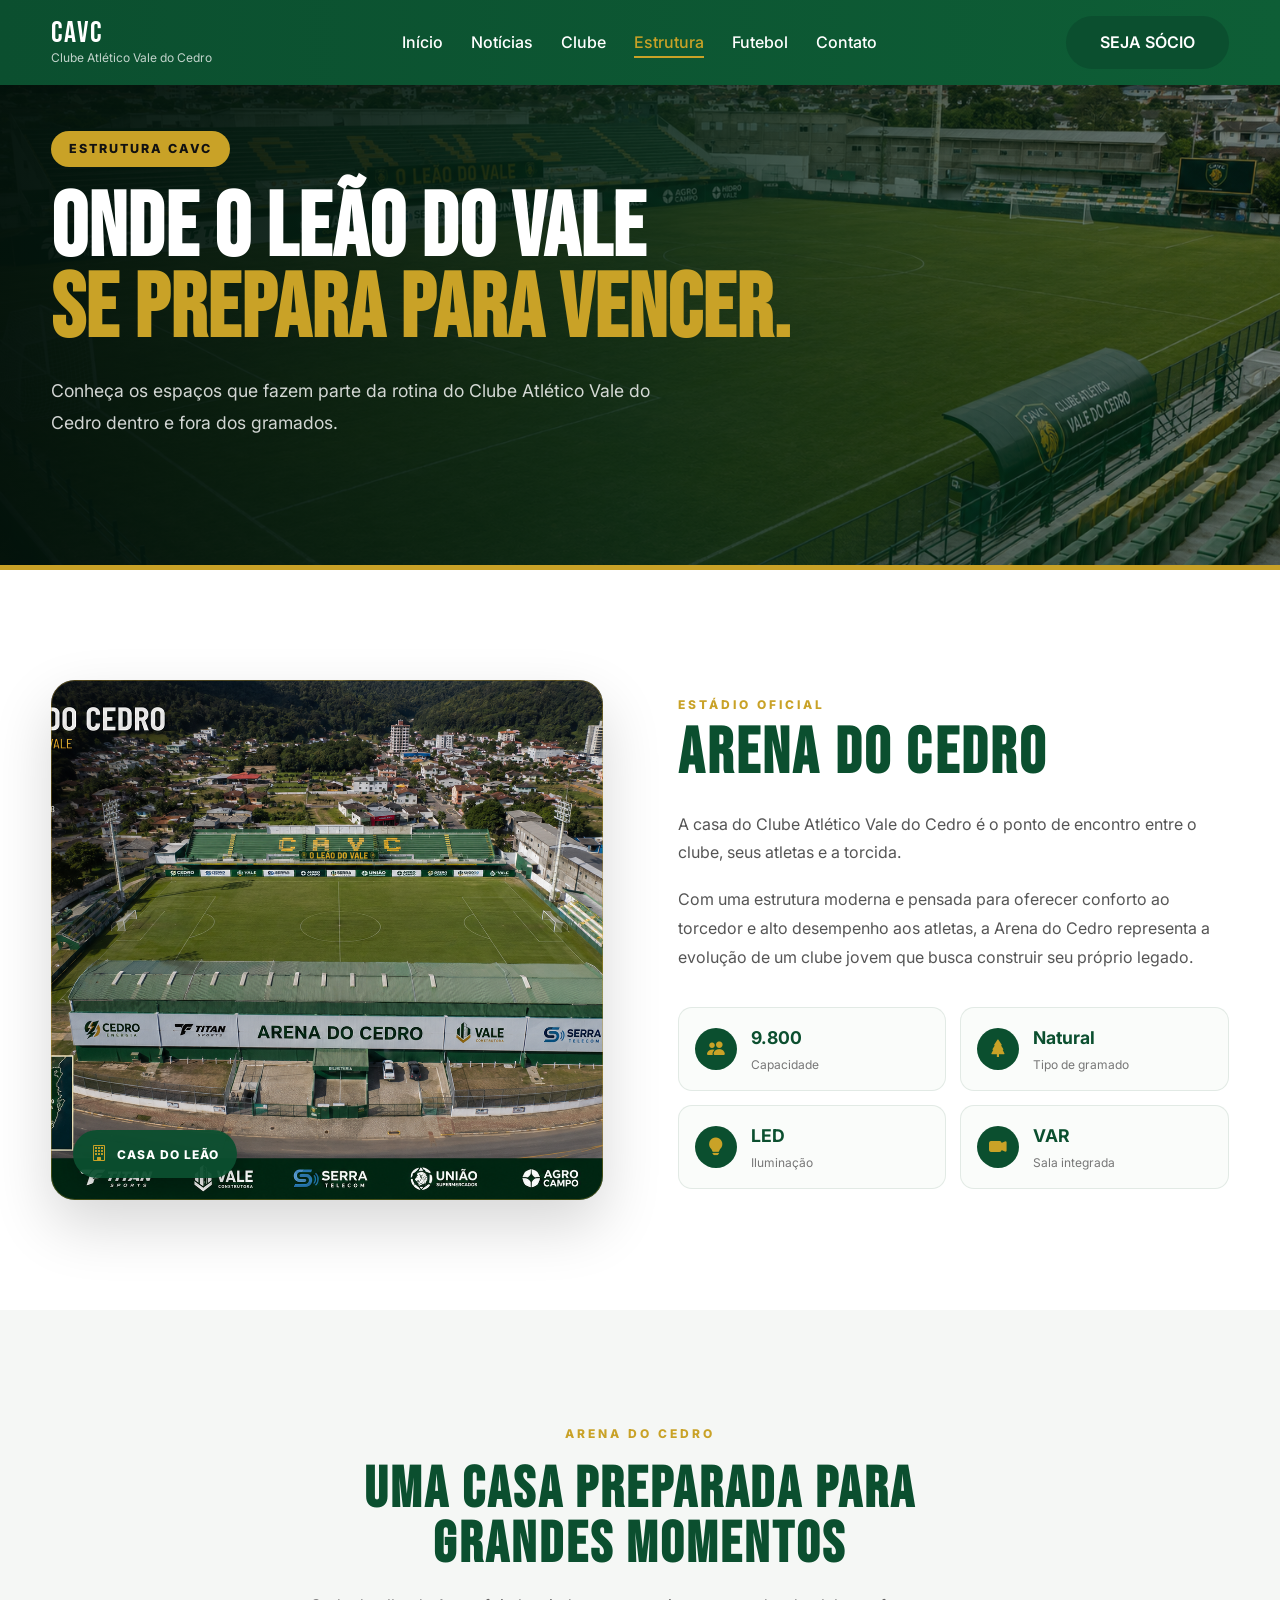
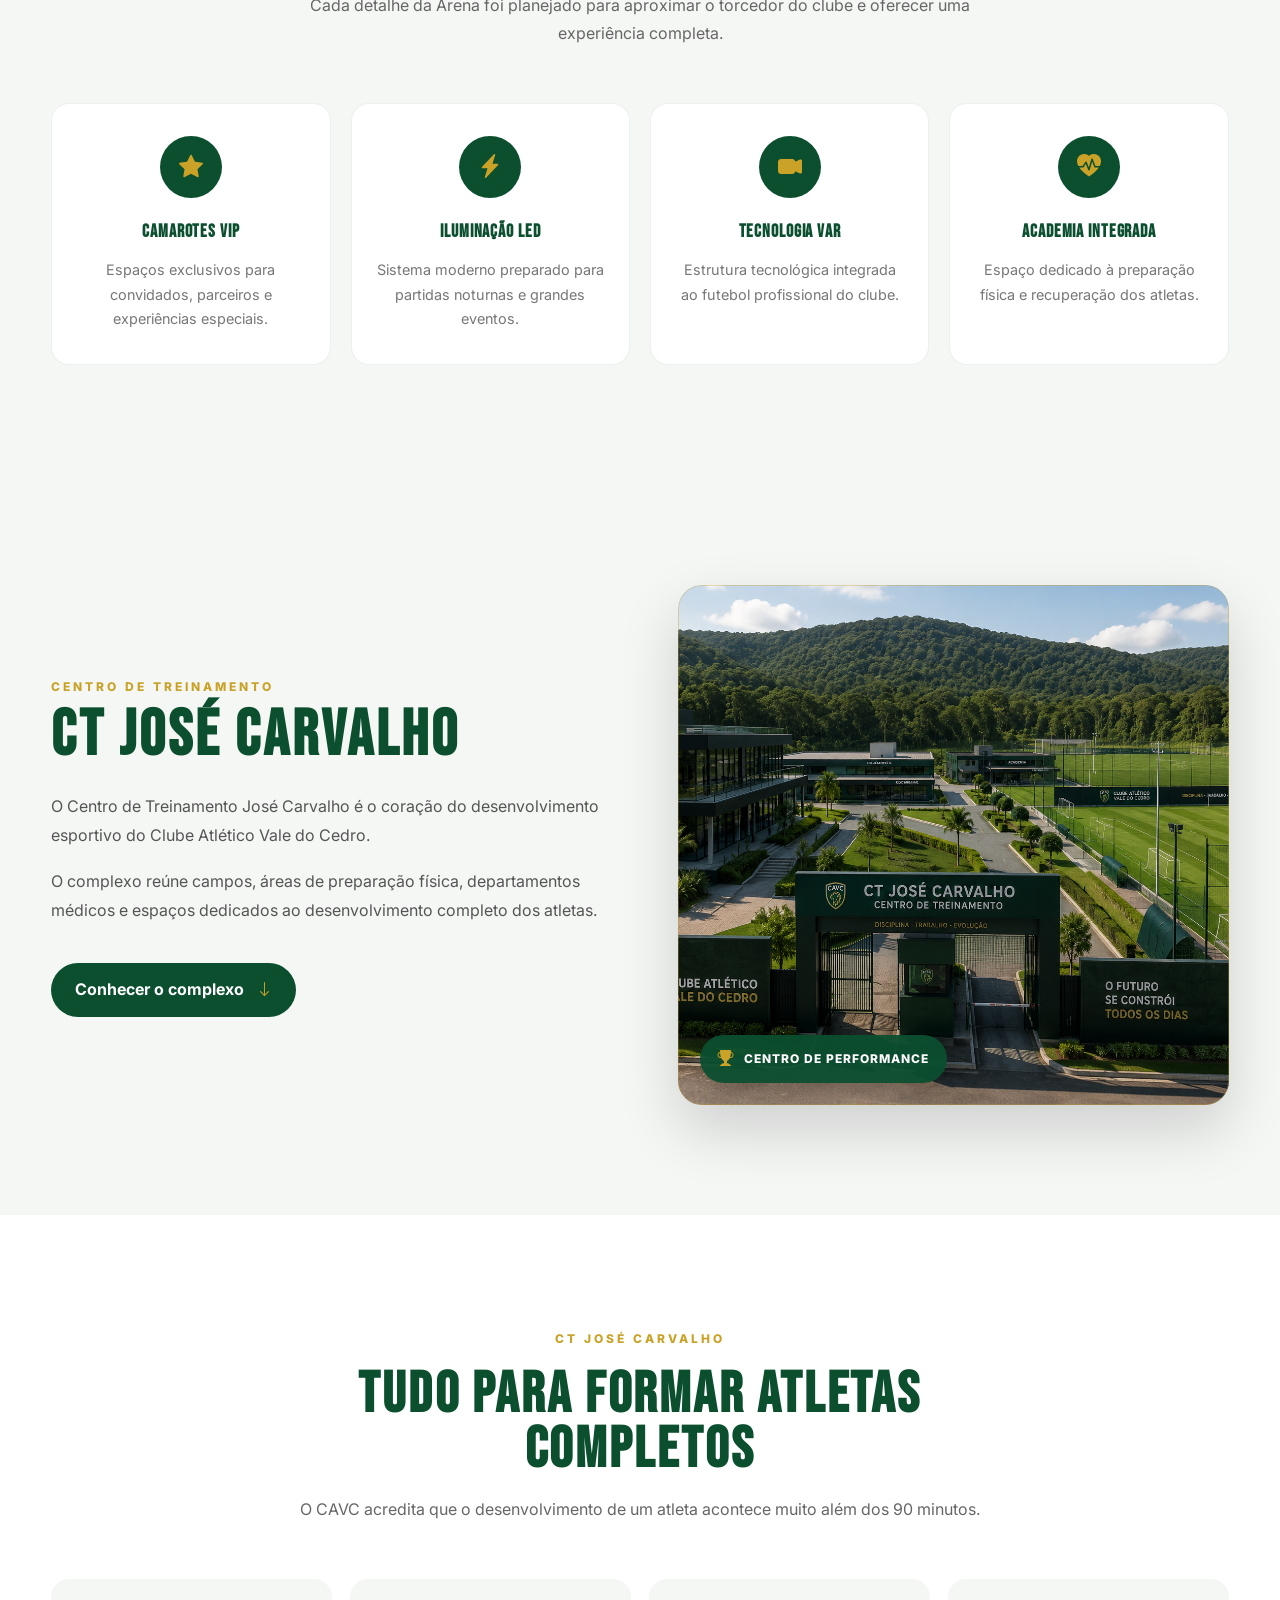
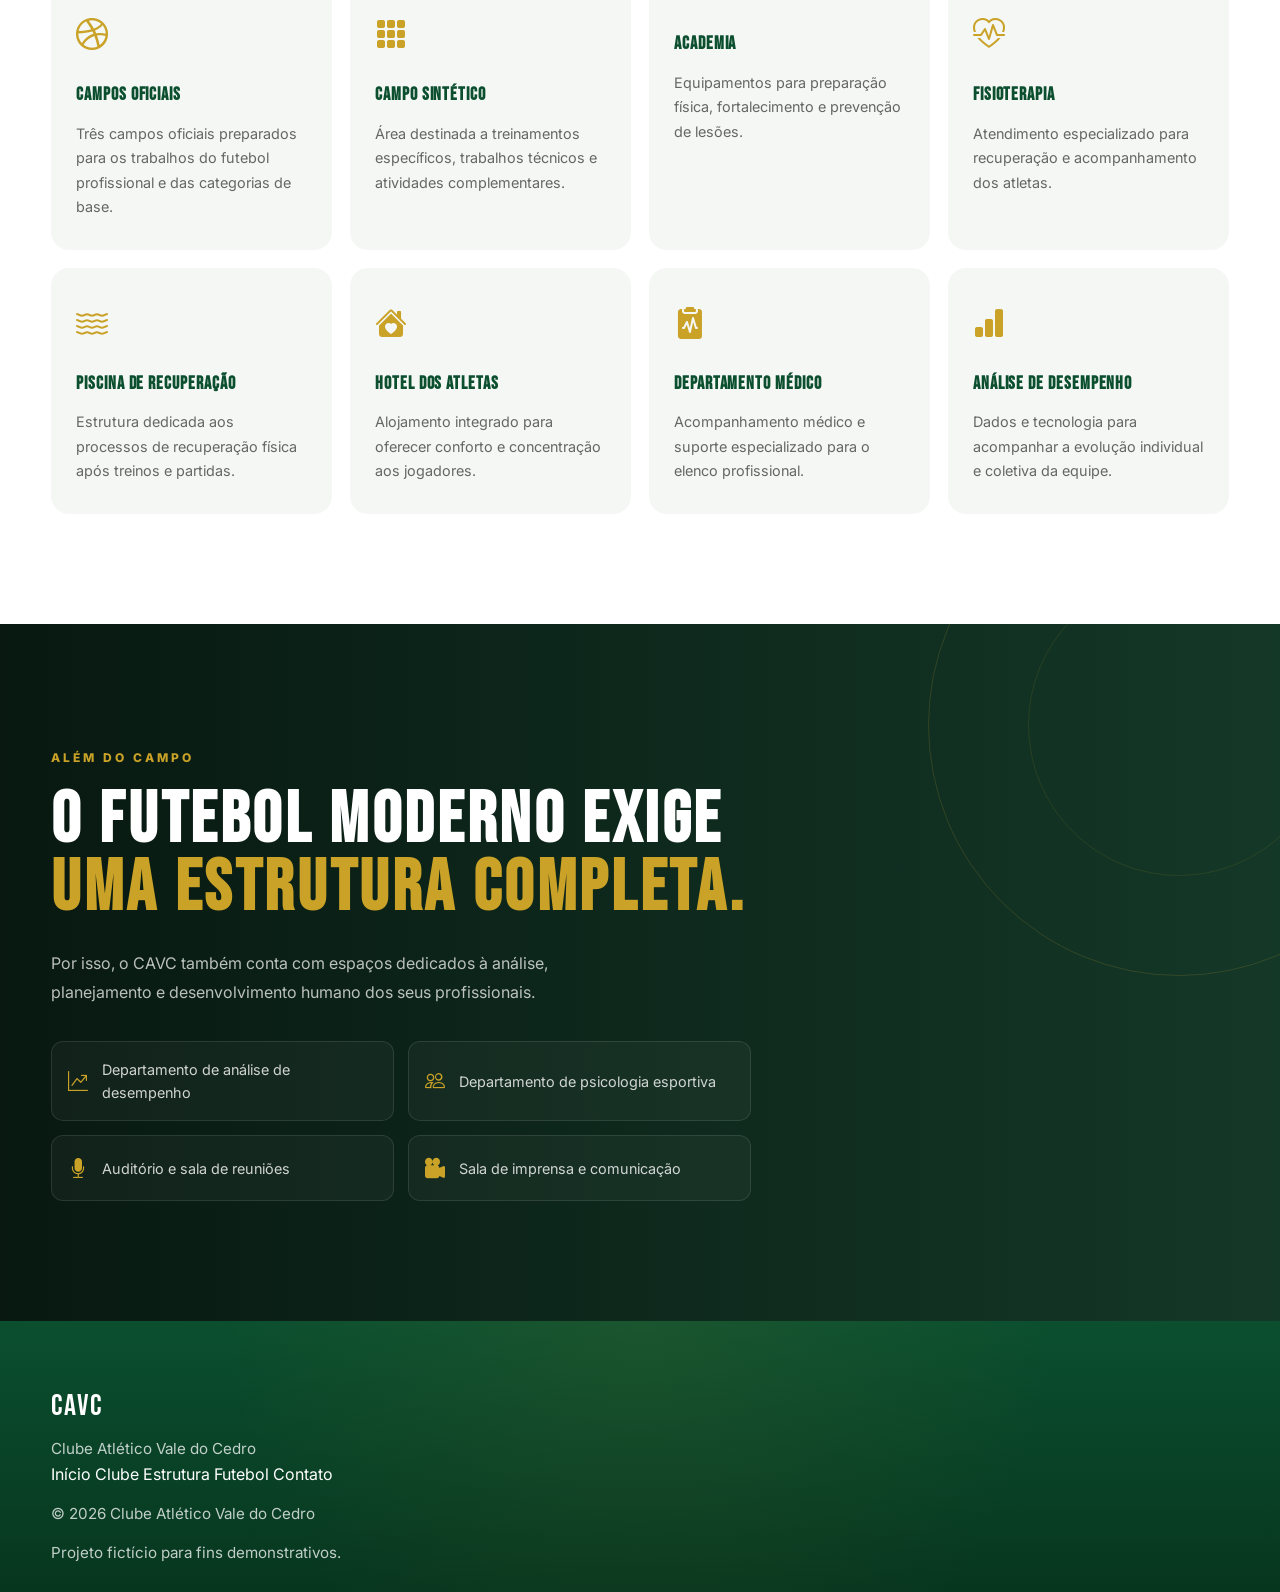
<file: estrutura.html>
<!DOCTYPE html>
<html lang="pt-BR">

<head>

    <meta charset="UTF-8">
    <meta name="viewport" content="width=device-width, initial-scale=1.0">

    <title>Estrutura | Clube Atlético Vale do Cedro</title>

    <link rel="icon" href="imgs/escudo.png">

    <link rel="preconnect" href="https://fonts.googleapis.com">
    <link rel="preconnect" href="https://fonts.gstatic.com" crossorigin>

    <link
        href="https://fonts.googleapis.com/css2?family=Bebas+Neue&family=Inter:wght@300;400;500;600;700;800&display=swap"
        rel="stylesheet">

    <link rel="stylesheet" href="style.css">
    <link rel="stylesheet" href="estrutura.css">

    <link rel="stylesheet"
        href="https://cdn.jsdelivr.net/npm/bootstrap-icons@1.11.3/font/bootstrap-icons.min.css">

</head>

<body>

    <!-- =====================================================
         HEADER
    ====================================================== -->

    <header>

        <div class="container">

            <nav class="navbar">

                <div class="hamburger" id="hamburger">

                    <span></span>
                    <span></span>
                    <span></span>

                </div>


                <a href="index.html" class="logo">

                    <span class="club-name">
                        CAVC
                    </span>

                    <small>
                        Clube Atlético Vale do Cedro
                    </small>

                </a>


                <ul class="menu">

                    <li>
                        <a href="index.html">
                            Início
                        </a>
                    </li>

                    <li>
                        <a href="index.html#noticias">
                            Notícias
                        </a>
                    </li>

                    <li>
                        <a href="clube.html">
                            Clube
                        </a>
                    </li>

                    <li>
                        <a href="estrutura.html" class="active">
                            Estrutura
                        </a>
                    </li>

                    <li>
                        <a href="futebol.html">
                            Futebol
                        </a>
                    </li>

                    <li>
                        <a href="index.html#contato">
                            Contato
                        </a>
                    </li>

                </ul>


                <a href="socio.html" class="btn btn-primary">
                    SEJA SÓCIO
                </a>

            </nav>

        </div>

    </header>


    <main>


        <!-- =====================================================
             HERO
        ====================================================== -->

        <section class="structure-hero">

            <div class="structure-hero-overlay"></div>

            <div class="container">

                <span class="structure-label">
                    ESTRUTURA CAVC
                </span>

                <h1>
                    Onde o Leão do Vale
                    <span>se prepara para vencer.</span>
                </h1>

                <p>
                    Conheça os espaços que fazem parte da rotina do
                    Clube Atlético Vale do Cedro dentro e fora dos gramados.
                </p>

            </div>

        </section>


        <!-- =====================================================
             ARENA DO CEDRO
        ====================================================== -->

        <section class="structure-section arena-section">

            <div class="container">

                <div class="structure-grid">


                    <div class="structure-image">

                        <img src="imgs/estadio2.png"
                            alt="Arena do Cedro">

                        <div class="image-badge">

                            <i class="bi bi-building"></i>

                            CASA DO LEÃO

                        </div>

                    </div>


                    <div class="structure-content">

                        <span class="section-mini">
                            ESTÁDIO OFICIAL
                        </span>

                        <h2>
                            Arena do Cedro
                        </h2>

                        <p>
                            A casa do Clube Atlético Vale do Cedro é o ponto
                            de encontro entre o clube, seus atletas e a torcida.
                        </p>

                        <p>
                            Com uma estrutura moderna e pensada para oferecer
                            conforto ao torcedor e alto desempenho aos atletas,
                            a Arena do Cedro representa a evolução de um clube
                            jovem que busca construir seu próprio legado.
                        </p>


                        <div class="structure-features">


                            <div class="feature-item">

                                <i class="bi bi-people-fill"></i>

                                <div>

                                    <strong>
                                        9.800
                                    </strong>

                                    <span>
                                        Capacidade
                                    </span>

                                </div>

                            </div>


                            <div class="feature-item">

                                <i class="bi bi-tree-fill"></i>

                                <div>

                                    <strong>
                                        Natural
                                    </strong>

                                    <span>
                                        Tipo de gramado
                                    </span>

                                </div>

                            </div>


                            <div class="feature-item">

                                <i class="bi bi-lightbulb-fill"></i>

                                <div>

                                    <strong>
                                        LED
                                    </strong>

                                    <span>
                                        Iluminação
                                    </span>

                                </div>

                            </div>


                            <div class="feature-item">

                                <i class="bi bi-camera-video-fill"></i>

                                <div>

                                    <strong>
                                        VAR
                                    </strong>

                                    <span>
                                        Sala integrada
                                    </span>

                                </div>

                            </div>


                        </div>

                    </div>

                </div>

            </div>

        </section>


        <!-- =====================================================
             DIFERENCIAIS DA ARENA
        ====================================================== -->

        <section class="arena-highlights">

            <div class="container">

                <div class="section-header-center">

                    <span class="section-mini">
                        ARENA DO CEDRO
                    </span>

                    <h2>
                        Uma casa preparada para grandes momentos
                    </h2>

                    <p>
                        Cada detalhe da Arena foi planejado para aproximar
                        o torcedor do clube e oferecer uma experiência completa.
                    </p>

                </div>


                <div class="highlight-grid">


                    <div class="highlight-card">

                        <div class="highlight-icon">

                            <i class="bi bi-star-fill"></i>

                        </div>

                        <h3>
                            Camarotes VIP
                        </h3>

                        <p>
                            Espaços exclusivos para convidados,
                            parceiros e experiências especiais.
                        </p>

                    </div>


                    <div class="highlight-card">

                        <div class="highlight-icon">

                            <i class="bi bi-lightning-charge-fill"></i>

                        </div>

                        <h3>
                            Iluminação LED
                        </h3>

                        <p>
                            Sistema moderno preparado para partidas
                            noturnas e grandes eventos.
                        </p>

                    </div>


                    <div class="highlight-card">

                        <div class="highlight-icon">

                            <i class="bi bi-camera-video-fill"></i>

                        </div>

                        <h3>
                            Tecnologia VAR
                        </h3>

                        <p>
                            Estrutura tecnológica integrada ao futebol
                            profissional do clube.
                        </p>

                    </div>


                    <div class="highlight-card">

                        <div class="highlight-icon">

                            <i class="bi bi-heart-pulse-fill"></i>

                        </div>

                        <h3>
                            Academia Integrada
                        </h3>

                        <p>
                            Espaço dedicado à preparação física
                            e recuperação dos atletas.
                        </p>

                    </div>


                </div>

            </div>

        </section>


        <!-- =====================================================
             CT JOSÉ CARVALHO
        ====================================================== -->

        <section class="structure-section training-center">

            <div class="container">

                <div class="structure-grid reverse">


                    <div class="structure-content">

                        <span class="section-mini">
                            CENTRO DE TREINAMENTO
                        </span>

                        <h2>
                            CT José Carvalho
                        </h2>

                        <p>
                            O Centro de Treinamento José Carvalho é o coração
                            do desenvolvimento esportivo do Clube Atlético
                            Vale do Cedro.
                        </p>

                        <p>
                            O complexo reúne campos, áreas de preparação física,
                            departamentos médicos e espaços dedicados ao
                            desenvolvimento completo dos atletas.
                        </p>


                        <a href="#complexo" class="structure-button">

                            Conhecer o complexo

                            <i class="bi bi-arrow-down"></i>

                        </a>

                    </div>


                    <div class="structure-image">

                        <img src="imgs/ct2.png"
                            alt="Centro de treinamento do CAVC">

                        <div class="image-badge">

                            <i class="bi bi-trophy-fill"></i>

                            CENTRO DE PERFORMANCE

                        </div>

                    </div>

                </div>

            </div>

        </section>


        <!-- =====================================================
             COMPLEXO
        ====================================================== -->

        <section class="complex-section" id="complexo">

            <div class="container">


                <div class="section-header-center">

                    <span class="section-mini">
                        CT JOSÉ CARVALHO
                    </span>

                    <h2>
                        Tudo para formar atletas completos
                    </h2>

                    <p>
                        O CAVC acredita que o desenvolvimento de um atleta
                        acontece muito além dos 90 minutos.
                    </p>

                </div>


                <div class="complex-grid">


                    <div class="complex-card">

                        <i class="bi bi-dribbble"></i>

                        <h3>
                            Campos Oficiais
                        </h3>

                        <p>
                            Três campos oficiais preparados para os trabalhos
                            do futebol profissional e das categorias de base.
                        </p>

                    </div>


                    <div class="complex-card">

                        <i class="bi bi-grid-3x3-gap-fill"></i>

                        <h3>
                            Campo Sintético
                        </h3>

                        <p>
                            Área destinada a treinamentos específicos,
                            trabalhos técnicos e atividades complementares.
                        </p>

                    </div>


                    <div class="complex-card">

                        <i class="bi bi-barbell"></i>

                        <h3>
                            Academia
                        </h3>

                        <p>
                            Equipamentos para preparação física,
                            fortalecimento e prevenção de lesões.
                        </p>

                    </div>


                    <div class="complex-card">

                        <i class="bi bi-heart-pulse"></i>

                        <h3>
                            Fisioterapia
                        </h3>

                        <p>
                            Atendimento especializado para recuperação
                            e acompanhamento dos atletas.
                        </p>

                    </div>


                    <div class="complex-card">

                        <i class="bi bi-water"></i>

                        <h3>
                            Piscina de Recuperação
                        </h3>

                        <p>
                            Estrutura dedicada aos processos de recuperação
                            física após treinos e partidas.
                        </p>

                    </div>


                    <div class="complex-card">

                        <i class="bi bi-house-heart-fill"></i>

                        <h3>
                            Hotel dos Atletas
                        </h3>

                        <p>
                            Alojamento integrado para oferecer conforto
                            e concentração aos jogadores.
                        </p>

                    </div>


                    <div class="complex-card">

                        <i class="bi bi-clipboard2-pulse-fill"></i>

                        <h3>
                            Departamento Médico
                        </h3>

                        <p>
                            Acompanhamento médico e suporte especializado
                            para o elenco profissional.
                        </p>

                    </div>


                    <div class="complex-card">

                        <i class="bi bi-bar-chart-fill"></i>

                        <h3>
                            Análise de Desempenho
                        </h3>

                        <p>
                            Dados e tecnologia para acompanhar a evolução
                            individual e coletiva da equipe.
                        </p>

                    </div>


                </div>

            </div>

        </section>


        <!-- =====================================================
             CENTRO DE PERFORMANCE
        ====================================================== -->

        <section class="performance-section">

            <div class="container">

                <div class="performance-content">

                    <span class="section-mini">
                        ALÉM DO CAMPO
                    </span>

                    <h2>
                        O futebol moderno exige
                        <span>uma estrutura completa.</span>
                    </h2>

                    <p>
                        Por isso, o CAVC também conta com espaços dedicados
                        à análise, planejamento e desenvolvimento humano dos
                        seus profissionais.
                    </p>


                    <div class="performance-list">


                        <div>

                            <i class="bi bi-graph-up-arrow"></i>

                            <span>
                                Departamento de análise de desempenho
                            </span>

                        </div>


                        <div>

                            <i class="bi bi-people"></i>

                            <span>
                                Departamento de psicologia esportiva
                            </span>

                        </div>


                        <div>

                            <i class="bi bi-mic-fill"></i>

                            <span>
                                Auditório e sala de reuniões
                            </span>

                        </div>


                        <div>

                            <i class="bi bi-camera-reels-fill"></i>

                            <span>
                                Sala de imprensa e comunicação
                            </span>

                        </div>


                    </div>

                </div>

            </div>

        </section>


    </main>


    <!-- =====================================================
         FOOTER
    ====================================================== -->

    <footer>

        <div class="container">

            <div class="footer-content">

                <div class="footer-brand">

                    <span class="club-name">
                        CAVC
                    </span>

                    <p>
                        Clube Atlético Vale do Cedro
                    </p>

                </div>


                <div class="footer-links">

                    <a href="index.html">
                        Início
                    </a>

                    <a href="clube.html">
                        Clube
                    </a>

                    <a href="estrutura.html">
                        Estrutura
                    </a>

                    <a href="index.html#futebol">
                        Futebol
                    </a>

                    <a href="index.html#contato">
                        Contato
                    </a>

                </div>

            </div>


            <div class="footer-bottom">

                <p>
                    © 2026 Clube Atlético Vale do Cedro
                </p>

                <p>
                    Projeto fictício para fins demonstrativos.
                </p>

            </div>

        </div>

    </footer>


    <!-- =====================================================
         SCRIPT
    ====================================================== -->

    <script>

        const hamburger = document.getElementById("hamburger");
        const menu = document.querySelector(".menu");

        if (hamburger && menu) {

            hamburger.addEventListener("click", () => {

                hamburger.classList.toggle("active");

                menu.classList.toggle("active");

            });

        }

    </script>

</body>

</html>
</file>
<file: style.css>
/* ==========================================================
   CAVC - CLUBE ATLÉTICO VALE DO CEDRO
   Desenvolvido por Gabriel Andrade
========================================================== */

/* ==========================================================
   1. IMPORTAÇÃO DE FONTES
========================================================== */

/*
Bebas Neue
Inter

<link rel="preconnect" href="https://fonts.googleapis.com">
<link rel="preconnect" href="https://fonts.gstatic.com" crossorigin>
<link href="https://fonts.googleapis.com/css2?family=Bebas+Neue&family=Inter:wght@300;400;500;600;700&display=swap" rel="stylesheet">
*/


/* ==========================================================
   2. RESET
========================================================== */

* {
    margin: 0;
    padding: 0;
    box-sizing: border-box;
}

html {
    scroll-behavior: smooth;
    scroll-padding-top: 90px;
    /* evita o header fixo cortar seção */
}

body {
    min-height: 100vh;
}

img {
    display: block;
    max-width: 100%;
}

a {
    text-decoration: none;
    color: inherit;
}

ul {
    list-style: none;
}

button,
input,
textarea,
select {
    font: inherit;
}

.menu a.active {
    color: #C9A227;
}

.menu a.active::after {
    width: 100%;
}


/* ==========================================================
   3. BODY
========================================================== */

body {
    font-family: "Inter", sans-serif;
    background: #F7F7F7;
    color: #202020;
    line-height: 1.6;
}

::selection {
    background: #0B4F2F;
    color: #FFFFFF;
}

.container {
    width: min(92%, 1280px);
    margin: auto;
}


/* ==========================================================
   4. TIPOGRAFIA
========================================================== */

section {
    padding: 90px 0;
}

h1,
h2,
h3,
h4 {
    font-family: "Bebas Neue", sans-serif;
    color: #0B4F2F;
    letter-spacing: .05em;
}

h1 {
    font-size: 4.5rem;
}

h2 {
    font-size: 3rem;
    margin-bottom: 30px;
}

h3 {
    font-size: 2rem;
}

p {
    color: #444444;
    max-width: 70ch;
    margin-top: 12px;
}

span {
    display: inline-block;
}


/* ==========================================================
   5. HEADER
========================================================== */

header {
    position: fixed;
    top: 0;
    left: 0;
    width: 100%;

    background: linear-gradient(90deg,
            #0B4F2F,
            #0E5E36);

    z-index: 1000;

    box-shadow: 0 4px 20px rgba(0, 0, 0, .15);
}

/* ==========================================================
   6. NAVBAR
========================================================== */

.navbar {
    height: 85px;

    display: flex;
    justify-content: space-between;
    align-items: center;
}

.logo {
    display: flex;
    flex-direction: column;
    justify-content: center;
}

.logo img {

    width: 62px;
    height: 62px;
    object-fit: contain;

}

.logo-text {

    display: flex;
    flex-direction: column;

}

.logo-text span {

    font-family: "Bebas Neue", sans-serif;
    font-size: 2rem;
    color: #FFFFFF;
    letter-spacing: 1px;

}

.logo-text small {

    color: rgba(255, 255, 255, .8);
    font-size: .85rem;

}

.logo small {
    font-size: .75rem;
    color: rgba(255, 255, 255, .75);
}

.club-name {
    font-family: "Bebas Neue", sans-serif;
    font-size: 1.9rem;
    letter-spacing: 2px;
    color: #FFFFFF;
    line-height: 1;
}

.menu {
    display: flex;
    gap: 28px;
}

.menu a {
    color: #FFFFFF;
    font-weight: 500;
    position: relative;
    transition: .25s ease;
}

.menu a:hover {
    color: #C9A227;
}

.menu a::after {
    content: "";
    position: absolute;
    left: 0;
    bottom: -6px;

    width: 0;
    height: 2px;

    background: #C9A227;

    transition: .25s ease;
}

.menu a:hover::after {
    width: 100%;
}


/* ==========================================================
   7. HERO
========================================================== */

.hero {

    position: relative;

    min-height: 100vh;
    padding-top: 85px;

    display: flex;
    align-items: center;

    background-image: url("imgs/estadio1.png");
    background-size: cover;
    background-position: center;

    overflow: hidden;

}

.hero-overlay {
    position: absolute;
    inset: 0;

    background: linear-gradient(90deg,
            rgba(0, 0, 0, .70) 0%,
            rgba(0, 0, 0, .45) 50%,
            rgba(0, 0, 0, .55) 100%);
}

.hero .container {
    position: relative;
    z-index: 2;

    display: flex;
    align-items: center;
    justify-content: space-between;
}

.hero-content {
    max-width: 650px;
    color: white;
}

.hero-crest {
    width: 340px;

    opacity: .92;

    filter: drop-shadow(0 25px 50px rgba(0, 0, 0, .45));

    transform: translateY(-10px);

    animation: float 6s ease-in-out infinite;
}

.hero-logo {

    width: 130px;

    margin-bottom: 25px;

}

.hero-tag {

    color: #C9A227;

    font-weight: 700;

    letter-spacing: 3px;

    margin-bottom: 18px;

}

.hero h1 {

    color: white;

    font-size: 5.5rem;

    line-height: .95;

    margin-bottom: 20px;

}

.hero-line {

    width: 120px;
    height: 4px;

    background: #C9A227;

    margin: 25px 0;

}

.hero-motto {

    font-size: 1.5rem;

    color: white;

    font-style: italic;

    margin-bottom: 10px;

}

.hero-description {

    color: rgba(255, 255, 255, .85);

    max-width: 600px;

    margin-bottom: 40px;

}

.hero-buttons {

    display: flex;

    gap: 20px;

    flex-wrap: wrap;

}


/* ==========================================================
   8. BOTÕES
========================================================== */

.btn {

    display: inline-flex;
    justify-content: center;
    align-items: center;

    padding: 14px 34px;

    border: none;
    border-radius: 999px;

    cursor: pointer;

    font-weight: 600;

    transition: .3s ease;

}

.btn-primary {

    background: #0B4F2F;
    color: #FFFFFF;

}

.btn-primary:hover {

    background: #197A43;

    transform: translateY(-3px);

    box-shadow: 0 10px 25px rgba(0, 0, 0, .12);

}

.btn-secondary {

    background: #C9A227;

    color: #202020;

}

.btn-secondary:hover {

    transform: translateY(-3px);

    box-shadow: 0 10px 25px rgba(0, 0, 0, .12);

}

.btn-outline {

    background: transparent;

    color: white;

    border: 2px solid #0B4F2F;

}

.btn-outline:hover {

    background: #0B4F2F;

    color: #FFFFFF;

}

/* ==========================================================
   10. SEÇÕES
========================================================== */

.section-title {

    text-align: center;

    margin-bottom: 60px;

}


/* ==========================================================
   11. FOOTER
========================================================== */


footer {
    background: linear-gradient(180deg, #0B4F2F 0%, #07361F 100%);
    color: white;
    padding: 70px 0 25px;
    position: relative;
}

footer::before {
    content: "";
    position: absolute;
    inset: 0;
    background: radial-gradient(circle at top, rgba(201, 162, 39, 0.08), transparent 60%);
    pointer-events: none;
}

.footer-grid {
    display: grid;
    grid-template-columns: repeat(3, 1fr);
    gap: 60px;
    margin-bottom: 40px;
    position: relative;
    z-index: 1;
}

.footer-grid div {
    transition: .3s ease;
}

.footer-grid div:hover {
    transform: translateY(-4px);
}

footer h4 {
    font-family: "Bebas Neue", sans-serif;
    color: #C9A227;
    font-size: 1.6rem;
    margin-bottom: 12px;
    letter-spacing: 1px;
}

footer p {
    color: rgba(255, 255, 255, .75);
    line-height: 1.8;
    font-size: .95rem;
}

.footer-copy {
    text-align: center;
    max-width: none;
    width: 100%;
    margin: 40px auto 0;

    padding-top: 20px;
    position: relative;

    opacity: .65;
    font-size: .85rem;
}

.footer-copy::before {
    content: "";
    position: absolute;
    top: 0;
    left: 50%;
    transform: translateX(-50%);

    width: 80%;
    height: 1px;

    background: linear-gradient(90deg,
            transparent,
            rgba(255, 255, 255, .2),
            transparent);
}

.footer-copy a {
    color: #C9A227;
    margin-left: 8px;
    font-weight: 600;
    text-decoration: none;
    transition: .25s ease;
    opacity: .9;
}

.footer-copy a:hover {
    color: #FFFFFF;
    opacity: 1;
}


/* ==========================================================
   12. ANIMAÇÕES
========================================================== */

@keyframes float {

    0%,
    100% {

        transform: translateY(-10px);
    }

    50% {
        transform: translateY(10px);
    }
}


/* ==========================================================
   NEWS
========================================================== */

.news {
    padding: 100px 0;
    background: #F7F7F7;
}

.news-header {
    display: flex;
    justify-content: space-between;
    align-items: center;
    margin-bottom: 45px;
}

.news-header .section-title {
    margin-bottom: 0;
}

.news-controls {
    display: flex;
    gap: 12px;
}

.news-btn {
    width: 48px;
    height: 48px;

    border: none;
    border-radius: 50%;

    background: #FFFFFF;
    color: #0B4F2F;

    font-size: 1.3rem;
    cursor: pointer;

    box-shadow: 0 8px 18px rgba(0, 0, 0, .10);

    transition: .25s;
}

.news-btn:hover {
    background: #C9A227;
    color: white;
}

.news-slider {
    overflow: hidden;
}

.news-track {
    display: flex;
    transition: .5s ease;
}

.news-page {
    min-width: 100%;
    display: grid;
    grid-template-columns: repeat(3, 1fr);
    gap: 30px;
}

.news-card {
    background: #FFF;

    border-radius: 16px;

    overflow: hidden;

    box-shadow: 0 10px 25px rgba(0, 0, 0, .08);

    transition: .3s;
}

.news-card:hover {
    transform: translateY(-8px);
    box-shadow: 0 18px 40px rgba(0, 0, 0, .12);
}

.news-image {
    height: 220px;
    overflow: hidden;
}

.news-image img {
    width: 100%;
    height: 100%;
    object-fit: cover;

    transition: .5s;
}

.news-card:hover .news-image img {
    transform: scale(1.05);
}

.news-content {
    padding: 22px;
}

.news-tag {
    font-size: .75rem;
    font-weight: 700;

    color: #C9A227;

    letter-spacing: 1px;
    text-transform: uppercase;
}

.news-content h3 {
    margin: 12px 0;
    font-size: 1.35rem;
    color: #0B4F2F;
}

.news-content p {
    color: #555;
    font-size: .95rem;
}

.news-content a {
    display: inline-block;
    margin-top: 14px;

    color: #0B4F2F;
    font-weight: 600;

    transition: .25s;
}

.news-content a:hover {
    color: #C9A227;
}

.news-btn:disabled {
    cursor: default;
}

.news-btn:disabled:hover {
    background: #FFFFFF;
    color: #0B4F2F;
    transform: none;
}


.news-dots {
    display: flex;
    justify-content: center;
    gap: 10px;
    margin-top: 25px;
    width: 100%;
}

.news-dot {
    width: 12px;
    height: 12px;

    border-radius: 50%;

    background: #D4D4D4;

    transition: .3s;
    cursor: pointer;
}

.news-dots-wrapper {
    width: 100%;
    display: flex;
    justify-content: center;

    margin-top: 25px;
    padding-bottom: 10px;

    overflow: visible;
}

.news-dot.active {
    background: #0B4F2F;
    transform: scale(1.2);
}

.fix-tenis {
    object-position: center 33%;
}

.fix-treino {
    object-position: center 39%;
}

/* =========================
   SPONSORS
========================= */

.sponsors {
    background: linear-gradient(180deg, #FFFFFF 0%, #F3F6F4 100%);
    padding: 100px 0;
    text-align: center;
    position: relative;
    overflow: hidden;
}

.sponsors::before {
    content: "";
    position: absolute;
    inset: 0;
    background: radial-gradient(circle at top, rgba(201, 162, 39, 0.04), transparent 65%);
    pointer-events: none;
}

.sponsors-wrapper {
    display: flex;
    flex-direction: column;
    align-items: center;
    gap: 60px;
}

.sponsors-master {
    position: relative;
    display: flex;
    flex-direction: column;
    align-items: center;
    gap: 10px;
}

.sponsor-label {
    font-size: .75rem;
    letter-spacing: 2px;
    font-weight: 700;
    color: #0B4F2F;
    text-transform: uppercase;
    opacity: .85;

    display: flex;
    align-items: center;
    gap: 12px;
}

.sponsor-label::before,
.sponsor-label::after {
    content: "";
    flex: 1;
    height: 1px;
    background: rgba(201, 162, 39, .5);
}

.sponsors-master.highlight {
    transform: scale(1.25);
    position: relative;
}

.sponsors-master.highlight::before {
    position: absolute;
    top: -30px;
    font-size: .75rem;
    letter-spacing: 2px;
    color: #0B4F2F;
    font-weight: 700;
}

.sponsors-master.highlight img {
    transition: .3s ease;
}

.sponsors-master.highlight:hover img {
    transform: scale(1.08);
    filter: drop-shadow(0 10px 25px rgba(0, 0, 0, .15));
}

.sponsors-master.highlight:hover img {
    filter: brightness(1.05);
}

.sponsors-master img {
    max-width: 260px;
    transform: translateY(-5px);
}

.sponsors-grid {
    display: grid;
    grid-template-columns: repeat(3, 180px);
    justify-content: center;
    gap: 40px;
}

.sponsors-grid img {
    max-width: 160px;
    opacity: .85;
    transition: .25s ease;
}

.sponsors-grid img:hover {
    opacity: 1;
    transform: scale(1.05);
}

.sponsors-support {
    display: flex;
    justify-content: center;
    gap: 30px;
    flex-wrap: wrap;
}

.sponsors-support img {
    max-width: 120px;
    opacity: .7;
    transition: .25s ease;
}

.sponsors-support img:hover {
    opacity: 1;
}

.sponsor-item {
    background: linear-gradient(145deg, #ffffff, #f6f6f6);
    border: 1px solid rgba(11, 79, 47, 0.08);
    box-shadow: 0 10px 22px rgba(0, 0, 0, .06);

    height: 110px;
    display: flex;
    align-items: center;
    justify-content: center;

    border-radius: 14px;
    padding: 20px;

    transition: .25s ease;
}

.sponsor-item img {
    max-width: 120px;
    max-height: 60px;

    object-fit: contain;

    filter: grayscale(30%);
    opacity: .85;
    transition: .3s ease;
}

.sponsor-item.hover {
    transform: scale(1.05);
    transition: .25s ease;
}

.sponsor-item:hover img {
    filter: grayscale(0%);
    opacity: 1;
    transform: scale(1.06);
}

.sponsor-item.small {
    height: 85px;
    opacity: .75;
}

.sponsor-item img,
.sponsors-master img {
    max-width: 100%;
    max-height: 60px;
    object-fit: contain;
}

/* ==========================================================
   SÓCIO TORCEDOR
========================================================== */

.membership {
    background: #F7F7F7;
    padding: 100px 0;
}

.membership-text {
    text-align: center;
    max-width: 760px;
    margin: 0 auto 60px;
}

.membership-grid {
    display: flex;
    justify-content: center;
    gap: 40px;
    flex-wrap: wrap;
}

/* CARD */

.plan-card {

    position: relative;

    display: flex;
    flex-direction: column;

    background: #FFF;

    border-radius: 22px;

    overflow: hidden;

    box-shadow:
        0 15px 35px rgba(0, 0, 0, .08);

    transition: .35s ease;

    max-width: 320px;
    width: 100%;

}

.plan-card img {
    width: 88%;
    display: block;
    margin: 20px auto 0;
}

/* brilho externo */

.plan-card::before {

    content: "";

    position: absolute;
    inset: -8px;

    border-radius: 28px;

    z-index: -1;

    opacity: .65;

    filter: blur(18px);

}

/* imagem */

.member-image {

    height: 430px;

    display: flex;
    align-items: center;
    justify-content: center;

    overflow: hidden;

    background: #fff;

}

.member-image img {

    max-width: 100%;
    max-height: 100%;

    width: auto;
    height: auto;

    transition: .45s;

}

/* texto */

.plan-info {

    padding: 20px 24px 24px;

    text-align: center;

    display: flex;
    flex-direction: column;

    flex: 1;

}

.plan-info h3 {

    margin: 18px 0 8px;

}

.plan-info p {

    color: #666;
    margin-bottom: 18px;
    font-size: .95rem;

}

.plan-info .btn {

    margin-top: auto;
    width: 100%;

}

/* ==========================
   BRONZE
========================== */

.bronze {

    border-top: 5px solid #2E8B57;

}

.bronze::before {

    background: rgba(46, 139, 87, .30);

    animation: pulseBronze 3.4s infinite ease-in-out;

}

/* ==========================
   PRATA
========================== */

.silver {

    border-top: 5px solid #CFCFCF;

}

.silver::before {

    background: rgba(255, 255, 255, .65);

    animation: pulseSilver 2.8s infinite ease-in-out;

}

/* ==========================
   OURO
========================== */

.gold {

    border-top: 5px solid #C9A227;

}

.gold::before {

    background: rgba(201, 162, 39, .45);

    animation: pulseGold 2s infinite ease-in-out;

}

/* ==========================
   HOVER
========================== */

.plan-card:hover {

    transform: translateY(-12px);

}

.plan-card:hover .member-image img {

    transform: scale(1.035);

}

/* Bronze */

.bronze:hover {

    box-shadow:
        0 0 28px rgba(46, 139, 87, .45),
        0 20px 45px rgba(0, 0, 0, .16);

}

/* Prata */

.silver:hover {

    box-shadow:
        0 0 34px rgba(220, 220, 220, .95),
        0 20px 45px rgba(0, 0, 0, .16);

}

/* Ouro */

.gold:hover {

    box-shadow:
        0 0 38px rgba(201, 162, 39, .85),
        0 20px 50px rgba(0, 0, 0, .18);

}

/* ==========================
   ANIMAÇÕES
========================== */

@keyframes pulseBronze {

    0%,
    100% {

        opacity: .35;
        transform: scale(1);

    }

    50% {

        opacity: .70;
        transform: scale(1.02);

    }

}

@keyframes pulseSilver {

    0%,
    100% {

        opacity: .55;
        transform: scale(1);

    }

    50% {

        opacity: 1;
        transform: scale(1.025);

    }

}

@keyframes pulseGold {

    0%,
    100% {

        opacity: .75;
        transform: scale(1);

    }

    50% {

        opacity: 1;
        transform: scale(1.035);

    }

}

/* ==========================================================
   ASSINATURA SÓCIO TORCEDOR - CINEMÁTICA DO LEÃO
========================================================== */


/* =========================
   CONTAINER PRINCIPAL
========================= */

#membershipAnimation {

    position: fixed;
    inset: 0;

    background: #000;

    z-index: 999999;

    display: none;

    justify-content: center;
    align-items: center;

    overflow: hidden;

    color: white;

    flex-direction: column;

}


#membershipAnimation.active {

    display: flex;

}



/* =========================
   LOADING
========================= */


.membership-loader {

    width: min(500px, 85%);

    text-align: center;

    animation: fadeIn .5s ease;

}


.membership-loader h2 {

    color: white;

    font-family: "Inter", sans-serif;

    font-size: 1.5rem;

    letter-spacing: 2px;

    margin-bottom: 35px;

}



.progress-container {

    width: 100%;

    height: 12px;

    background: rgba(255, 255, 255, .15);

    border-radius: 999px;

    overflow: hidden;

}



#membershipProgress {

    width: 0%;

    height: 100%;

    background: #C9A227;

    transition: width .1s linear;

}




/* =========================
   FLASH DO PLANO
========================= */


#lionFlash {

    position: absolute;

    inset: 0;

    background: var(--plan-color);

    opacity: 0;

    pointer-events: none;

}



#lionFlash.active {

    animation: lionFlash .8s ease;

}



@keyframes lionFlash {


    0% {

        opacity: 0;

    }


    30% {

        opacity: 1;

    }


    100% {

        opacity: 0;

    }

}

/* =========================
   PARTÍCULAS
========================= */

#membershipParticles{

    position:absolute;
    inset:0;

    pointer-events:none;

    overflow:hidden;

    z-index:2;

}

#membershipParticles span{

    position:absolute;

    width:7px;
    height:7px;

    border-radius:50%;

    background:var(--plan-color);

    box-shadow:
    0 0 8px var(--plan-color),
    0 0 18px var(--plan-color);

    opacity:0;

    animation:particleFloat 4.5s linear infinite;

}

#membershipParticles span:nth-child(1){

    left:42%;
    bottom:18%;

    animation-delay:0s;

}

#membershipParticles span:nth-child(2){

    left:48%;
    bottom:15%;

    animation-delay:.6s;

}

#membershipParticles span:nth-child(3){

    left:56%;
    bottom:20%;

    animation-delay:1.2s;

}

#membershipParticles span:nth-child(4){

    left:37%;
    bottom:28%;

    animation-delay:1.8s;

}

#membershipParticles span:nth-child(5){

    left:60%;
    bottom:32%;

    animation-delay:2.4s;

}

#membershipParticles span:nth-child(6){

    left:45%;
    bottom:35%;

    animation-delay:3s;

}

#membershipParticles span:nth-child(7){

    left:52%;
    bottom:24%;

    animation-delay:3.5s;

}

#membershipParticles span:nth-child(8){

    left:40%;
    bottom:38%;

    animation-delay:4s;

}

@keyframes particleFloat{

    0%{

        opacity:0;

        transform:
        translateY(25px)
        scale(.4);

    }

    20%{

        opacity:.9;

    }

    70%{

        opacity:.6;

    }

    100%{

        opacity:0;

        transform:
        translateY(-90px)
        scale(1.2);

    }

}




/* =========================
   LEÃO
========================= */


#membershipLion {

    position: absolute;

    width: 650px;

    opacity: 0;

    transform:
        scale(2.5) translateY(40px);

    transition:
        opacity .5s ease,
        transform 2s cubic-bezier(.16, 1, .3, 1);

    z-index: 5;

}


#membershipLion.show {

    opacity: 1;

    transform:
        scale(1) translateY(0);

}




#membershipLion img {

    position: relative;

    width: 100%;

    filter:
        drop-shadow(0 30px 60px rgba(0, 0, 0, .8));

}

#membershipLion {

    position: absolute;

    width: 650px;

    overflow: hidden;

}


#membershipLion::after {

    content: "";

    position: absolute;

    top: -40%;
    left: -120%;

    width: 28%;
    height: 180%;

    transform: rotate(22deg);

    background:
        linear-gradient(90deg,
            rgba(255, 255, 255, 0) 0%,
            rgba(255, 255, 255, .12) 35%,
            rgba(255, 255, 255, .95) 50%,
            rgba(255, 255, 255, .12) 65%,
            rgba(255, 255, 255, 0) 100%);

    filter: blur(6px);

    animation: lionShine 5.5s ease-in-out infinite;

    pointer-events: none;

}


@keyframes lionShine {

    0% {

        left: -140%;
        opacity: 0;

    }

    10% {

        opacity: 1;

    }

    35% {

        left: 140%;
        opacity: 1;

    }

    45% {

        opacity: 0;

    }

    100% {

        left: 140%;
        opacity: 0;

    }

}

#membershipLion.ouro img {

    filter:
        drop-shadow(0 0 60px #C9A227) brightness(1.25);

    animation: goldGlow 2s infinite alternate;

}


@keyframes goldGlow {

    from {

        filter:
            drop-shadow(0 0 40px #C9A227) brightness(1.1);

    }

    to {

        filter:
            drop-shadow(0 0 80px #FFD700) brightness(1.35);

    }

}

#membershipLion.prata img {

    animation: silverGlow 2.5s infinite alternate;

}


@keyframes silverGlow {

    from {

        filter:
            grayscale(.8) drop-shadow(0 0 30px white);

    }

    to {

        filter:
            grayscale(.3) drop-shadow(0 0 70px #fff);

    }

}

#membershipLion.bronze img {

    animation: bronzeGlow 3s infinite alternate;

}


@keyframes bronzeGlow {

    from {

        filter:
            drop-shadow(0 0 30px #2E8B57);

    }

    to {

        filter:
            drop-shadow(0 0 70px #45ff99);

    }

}


@keyframes metalShine {

    0% {

        transform: translateX(-120%);

    }


    20% {

        transform: translateX(120%);

    }


    100% {

        transform: translateX(120%);

    }

}

#membershipAnimation.impact {

    animation: screenShake .25s;

}



@keyframes screenShake {

    0% {
        transform: translate(0);
    }

    25% {
        transform: translate(-8px, 4px);
    }

    50% {
        transform: translate(8px, -4px);
    }

    75% {
        transform: translate(-5px, 2px);
    }

    100% {
        transform: translate(0);
    }

}



/* CORES DOS PLANOS */


#membershipLion.bronze img {


    filter:
        drop-shadow(0 0 40px #2E8B57) brightness(1.1);


}



#membershipLion.prata img {


    filter:
        grayscale(.8) drop-shadow(0 0 30px rgba(255, 255, 255, .7)) brightness(1.1);


}



#membershipLion.ouro img {


    filter:
        drop-shadow(0 0 60px #C9A227) brightness(1.2);


}




/* fumaça */


.smoke {


    position: absolute;

    inset: -80px;


    background:
        radial-gradient(circle,
            rgba(255, 255, 255, .18),
            transparent 65%);


    filter: blur(40px);


    animation: smokeMove 5s infinite alternate;


}



@keyframes smokeMove {


    from {

        transform: scale(1);

        opacity: .4;

    }


    to {

        transform: scale(1.2);

        opacity: .7;

    }

}





/* =========================
   TEXTO BOAS VINDAS
========================= */


#welcomeText {


    position: absolute;


    bottom: 18%;


    opacity: 0;


    font-size: 3rem;


    color: white;


    letter-spacing: 3px;


    text-align: center;


    transform: translateY(40px);


    transition: .8s;


}



#welcomeText.show {


    opacity: 1;


    transform: translateY(0);


}




/* =========================
   CARTÃO
========================= */


#memberCard {


    position: absolute;


    bottom: 10%;


    width: 340px;


    min-height: 210px;

    height: auto;

    overflow: hidden;


    background:

        linear-gradient(135deg,
            #fff,
            #ddd);


    border-radius: 20px;


    color: #222;


    transform:

        translateY(400px);


    opacity: 0;


    transition:

        .8s cubic-bezier(.2, .8, .2, 1);



    box-shadow:

        0 25px 70px rgba(0, 0, 0, .6);


}




#memberCard.show {


    transform:

        translateY(0);


    opacity: 1;


}



.card-header {


    background: #0B4F2F;


    color: white;


    padding: 20px;


    font-family: "Bebas Neue";


    font-size: 2rem;


    letter-spacing: 3px;


}



.card-body {


    text-align: center;


    padding: 25px;


}

.card-body strong {

    display: block;

    margin-top: 12px;

    font-size: 1.1rem;

}



.card-body h3 {


    color: #C9A227;

}







/* =========================
   FINAL
========================= */


#membershipSuccess {

    position: absolute;

    z-index: 20;

    display: none;

    text-align: center;

    animation: fadeIn .5s ease;

}


#membershipSuccess h2 {

    color: white;

    margin-bottom: 30px;

}

#membershipSuccess button {

    padding: 12px 35px;

    border: none;

    border-radius: 999px;

    background: var(--plan-color);

    color: #111;

    cursor: pointer;

    font-weight: bold;

    transition: .3s ease;

}


#membershipSuccess button:hover {

    transform: translateY(-3px);

    filter: brightness(1.15);

}


.membership-actions {

    position: relative;

    z-index: 30;

    display: flex;

    justify-content: center;

    gap: 15px;

}


.membership-actions button {

    position: relative;

    z-index: 31;

    padding: 12px 30px;

    border-radius: 999px;

    cursor: pointer;

    pointer-events: auto;

}


#membershipSuccess small {

    display: block;

    margin-top: 30px;

    color: rgba(255, 255, 255, .5);

}

#membershipAnimation {
    pointer-events: none;
}

#membershipAnimation.active {
    pointer-events: auto;
}



/* =========================
   ANIMAÇÕES GERAIS
========================= */


@keyframes fadeIn {


    from {

        opacity: 0;

    }


    to {

        opacity: 1;

    }


}




/* MOBILE */

@media(max-width:700px) {


    #membershipLion {

        width: 90vw;

    }


    #welcomeText {

        font-size: 1.8rem;

    }


    #memberCard {

        width: 85%;

    }


}

/* ==========================================================
   CONTATO
========================================================== */

.contact {
    background: #F7F7F7;
    padding: 100px 0;
}


.contact-grid {

    display: grid;
    grid-template-columns: 1fr 1fr;
    gap: 70px;

    align-items: center;

}


.contact-info h3 {

    font-size: 2.2rem;
    margin-bottom: 20px;

}


.contact-info p {

    color: #555;
    margin-bottom: 35px;

}



.contact-item {

    display: flex;
    flex-direction: column;

    margin-bottom: 22px;

}


.contact-item strong {

    font-family: "Bebas Neue", sans-serif;
    font-size: 1.3rem;
    color: #0B4F2F;

    letter-spacing: 1px;

}


.contact-item span {

    color: #666;

}



.contact-form {

    background: #FFFFFF;

    padding: 35px;

    border-radius: 18px;

    box-shadow: 0 15px 35px rgba(0, 0, 0, .08);

}


.contact-form h3 {

    margin-bottom: 25px;

}


.contact-form form {

    display: flex;
    flex-direction: column;
    gap: 15px;

}


.contact-form input,
.contact-form textarea,
.contact-form select {

    width: 100%;

    padding: 14px 18px;

    border-radius: 10px;

    border: 1px solid #ddd;

    background: #fafafa;

    outline: none;

    transition: .25s;

}


.contact-form textarea {

    height: 130px;
    resize: none;

}


.contact-form input:focus,
.contact-form textarea:focus,
.contact-form select:focus {

    border-color: #0B4F2F;

}



.contact-form button {

    margin-top: 10px;

}

.contact-note {

    display: block;

    margin-top: 18px;

    font-size: .75rem;

    line-height: 1.6;

    color: #777;

}


.contact-note a {

    color: #0B4F2F;

    font-weight: 600;

    text-decoration: none;

    transition: .25s;

}


.contact-note a:hover {

    color: #C9A227;

}

/* =========================
   MOBILE
========================= */


/* =========================
   Menu hamburguer desktop
========================= */

.hamburger {
    display: none;
    flex-direction: column;
    gap: 5px;
    cursor: pointer;
}

.hamburger span {
    width: 28px;
    height: 3px;
    background: #fff;
    border-radius: 3px;
    transition: .3s;
}

@media (max-width: 900px) {

    /* =========================
    MENUS E NAVBAR
========================= */

    .navbar {
        height: auto;
        padding: 14px 0;
    }

    .logo {
        line-height: 1.2;
    }

    .club-name {
        font-size: 1.4rem;
    }

    .menu {
        position: absolute;
        top: 72px;
        right: 0;
        background: #0B4F2F;
        width: 100%;
        flex-direction: column;
        align-items: center;
        gap: 20px;

        padding: 25px 0;

        transform: translateY(-20px);
        opacity: 0;
        pointer-events: none;
        transition: .3s ease;
    }

    .menu.active {
        transform: translateY(0);
        opacity: 1;
        pointer-events: auto;
    }

    .hamburger {
        display: flex;
    }

    .hamburger.active span:nth-child(1) {
        transform: rotate(45deg) translateY(8px);
    }

    .hamburger.active span:nth-child(2) {
        opacity: 0;
    }

    .hamburger.active span:nth-child(3) {
        transform: rotate(-45deg) translateY(-8px);
    }

    .btn.btn-primary {
        padding: 10px 18px;
        font-size: .85rem;
    }

    /* =========================
    HERO
========================= */

    .hero-crest {
        display: none;
    }

    .hero .container {
        flex-direction: column;
        text-align: center;
        gap: 40px;
    }

    .hero h1 {
        font-size: 2.8rem;
    }

    .hero-crest {
        width: 220px;
    }

    .hero-line {
        margin: 20px auto;
    }

    .hero-buttons {
        justify-content: center;
    }

    /* =========================
    NOTICIAS
========================= */

    .news-page {
        grid-template-columns: 1fr;
        gap: 16px;
    }

    .news-track {
        display: flex;
        gap: 16px;

        overflow-x: auto;
        scroll-snap-type: x mandatory;
        -webkit-overflow-scrolling: touch;

        scroll-behavior: smooth;
    }

    .news-page {
        display: contents;
        /* IMPORTANTÍSSIMO: ignora o "slider por páginas" */
    }

    .news-card {
        flex: 0 0 85%;
        scroll-snap-align: start;
    }

    /* esconde botões no mobile */
    .news-controls {
        display: none;
    }

    .news-dots-wrapper {
        display: none;
    }

    /* =========================
    CLUB
========================= */

    .club {
        text-align: center;
    }

    .club-grid {
        grid-template-columns: 1fr;
        text-align: center;
    }

    .club-image {
        order: -1;
    }

    /* =========================
    HTML
========================= */

    section {
        padding: 60px 0;
    }

    h1 {
        font-size: 3rem;
    }

    h2 {
        font-size: 2.2rem;
    }

    p {
        max-width: 100%;
    }

    .container {
        width: 92%;
    }

    /* =========================
    PATROCINADORES
========================= */

    .sponsors-wrapper {
        display: flex;
        flex-direction: column;
        align-items: center;
        gap: 30px;
    }

    /* MASTER continua igual */
    .sponsors-master {
        text-align: center;
    }

    .sponsors-master img {
        max-width: 200px;
    }

    /* LINHA 1: dois lado a lado */
    .sponsors-grid {
        display: grid;
        grid-template-columns: 1fr 1fr;
        gap: 12px;
        width: 100%;
    }

    /* LINHA 2: SERRA sozinho centralizado */
    .sponsors-grid .sponsor-item:nth-child(3) {
        grid-column: 1 / -1;
        justify-self: center;
        width: 60%;
    }

    /* LINHA 3: AGRO + UNIÃO continuam normais */
    .sponsors-support {
        display: grid;
        grid-template-columns: 1fr 1fr;
        gap: 12px;
        width: 100%;
    }

    /* LINHA 4: HIDROVALE sozinho central */
    .sponsors-support .sponsor-item.small:last-child {
        grid-column: 1 / -1;
        justify-self: center;
        width: 60%;
    }

    /* cards padrão */
    .sponsor-item {
        height: 90px;
        display: flex;
        align-items: center;
        justify-content: center;
    }

    .sponsor-item img {
        max-height: 45px;
        max-width: 80%;
        object-fit: contain;
    }

    .squad-grid {

        grid-template-columns: 1fr;
        gap: 35px;

    }

    .squad-content {

        text-align: center;

    }

    .squad-stats {

        justify-content: center;
        flex-wrap: wrap;
        gap: 25px;

    }

    .contact-grid {

        grid-template-columns: 1fr;
        gap: 40px;

    }

    .contact-info {

        text-align: center;

    }

}

/* =========================
    FOOTER
========================= */
.footer-copy {
    font-size: .8rem;
    padding: 15px 10px 0;
}
</file>
<file: estrutura.css>
/* ==========================================================
   ESTRUTURA.CSS
   CLUBE ATLÉTICO VALE DO CEDRO
========================================================== */


/* ==========================================================
   VARIÁVEIS
========================================================== */

:root {

    --structure-green: #0B4F2F;
    --structure-dark: #062c1b;
    --structure-green-light: #197A43;

    --structure-gold: #C9A227;
    --structure-gold-light: #D4AF37;

    --structure-white: #FFFFFF;
    --structure-light: #F5F7F5;
    --structure-gray: #666;

}


/* ==========================================================
   HERO DA ESTRUTURA
========================================================== */

.structure-hero {

    position: relative;

    min-height: 570px;

    display: flex;

    align-items: center;

    overflow: hidden;

    background:

        linear-gradient(
            90deg,
            rgba(3, 18, 11, .97),
            rgba(5, 35, 21, .82),
            rgba(5, 35, 21, .35)
        ),

        url("imgs/estadio1.png")
        center / cover;

}


.structure-hero::after {

    content: "";

    position: absolute;

    bottom: 0;

    left: 0;

    width: 100%;

    height: 5px;

    background: var(--structure-gold);

}


.structure-hero .container {

    position: relative;

    z-index: 2;

    max-width: 1200px;

    animation: structureHeroIn .8s ease forwards;

}


.structure-label {

    display: inline-block;

    margin-bottom: 22px;

    padding: 8px 18px;

    border-radius: 999px;

    background: var(--structure-gold);

    color: #111;

    font-size: .78rem;

    font-weight: 800;

    letter-spacing: 2px;

}


.structure-hero h1 {

    max-width: 750px;

    margin: 0 0 25px;

    color: var(--structure-white);

    font-family: "Bebas Neue", sans-serif;

    font-size: clamp(4rem, 7vw, 7rem);

    line-height: .9;

    letter-spacing: 1px;

}


.structure-hero h1 span {

    display: block;

    color: var(--structure-gold);

}


.structure-hero p {

    max-width: 600px;

    margin: 0;

    color: rgba(255, 255, 255, .82);

    font-size: 1.1rem;

    line-height: 1.8;

}


@keyframes structureHeroIn {

    from {

        opacity: 0;

        transform: translateY(30px);

    }

    to {

        opacity: 1;

        transform: translateY(0);

    }

}


/* ==========================================================
   SEÇÕES PRINCIPAIS
========================================================== */

.structure-section {

    padding: 110px 0;

}


.arena-section {

    background: var(--structure-white);

}


.training-center {

    background: var(--structure-light);

}


.structure-grid {

    display: grid;

    grid-template-columns: 1fr 1fr;

    gap: 75px;

    align-items: center;

}


.structure-grid.reverse {

    grid-template-columns: 1fr 1fr;

}


/* ==========================================================
   IMAGENS
========================================================== */

.structure-image {

    position: relative;

    overflow: hidden;

    border-radius: 24px;

    box-shadow:

        0 25px 60px rgba(0, 0, 0, .16);

}


.structure-image::after {

    content: "";

    position: absolute;

    inset: 0;

    pointer-events: none;

    border: 1px solid rgba(201, 162, 39, .35);

    border-radius: inherit;

}


.structure-image img {

    display: block;

    width: 100%;

    height: 520px;

    object-fit: cover;

    transition: transform .6s ease;

}


.structure-image:hover img {

    transform: scale(1.05);

}


.image-badge {

    position: absolute;

    left: 22px;

    bottom: 22px;

    z-index: 2;

    display: flex;

    align-items: center;

    gap: 9px;

    padding: 11px 18px;

    border-radius: 999px;

    background: rgba(11, 79, 47, .95);

    color: var(--structure-white);

    font-size: .75rem;

    font-weight: 800;

    letter-spacing: 1px;

    box-shadow:

        0 8px 25px rgba(0, 0, 0, .25);

}


.image-badge i {

    color: var(--structure-gold);

    font-size: 1rem;

}


/* ==========================================================
   CONTEÚDO
========================================================== */

.structure-content {

    max-width: 570px;

}


.section-mini {

    display: inline-block;

    margin-bottom: 10px;

    color: var(--structure-gold);

    font-size: .75rem;

    font-weight: 800;

    letter-spacing: 3px;

}


.structure-content h2 {

    margin: 0 0 25px;

    color: var(--structure-green);

    font-family: "Bebas Neue", sans-serif;

    font-size: 4rem;

    line-height: .95;

}


.structure-content p {

    margin-bottom: 18px;

    color: #555;

    font-size: 1rem;

    line-height: 1.8;

}


/* ==========================================================
   INFORMAÇÕES DA ARENA
========================================================== */

.structure-features {

    display: grid;

    grid-template-columns: repeat(2, 1fr);

    gap: 14px;

    margin-top: 35px;

}


.feature-item {

    display: flex;

    align-items: center;

    gap: 14px;

    padding: 16px;

    border: 1px solid rgba(11, 79, 47, .1);

    border-radius: 14px;

    background: #fafcfa;

    transition: .3s ease;

}


.feature-item:hover {

    transform: translateY(-4px);

    border-color: rgba(201, 162, 39, .5);

    box-shadow:

        0 10px 25px rgba(0, 0, 0, .07);

}


.feature-item > i {

    display: flex;

    align-items: center;

    justify-content: center;

    width: 42px;

    height: 42px;

    flex-shrink: 0;

    border-radius: 50%;

    background: var(--structure-green);

    color: var(--structure-gold);

    font-size: 1.1rem;

}


.feature-item div {

    display: flex;

    flex-direction: column;

    gap: 3px;

}


.feature-item strong {

    color: var(--structure-green);

    font-size: 1.1rem;

}


.feature-item span {

    color: #777;

    font-size: .75rem;

}


/* ==========================================================
   DESTAQUES DA ARENA
========================================================== */

.arena-highlights {

    padding: 110px 0;

    background: var(--structure-light);

}


.section-header-center {

    max-width: 700px;

    margin: 0 auto 55px;

    text-align: center;

}


.section-header-center h2 {

    margin: 10px 0 18px;

    color: var(--structure-green);

    font-family: "Bebas Neue", sans-serif;

    font-size: 3.6rem;

    line-height: .95;

}


.section-header-center p {

    color: #666;

    line-height: 1.8;

}


.highlight-grid {

    display: grid;

    grid-template-columns: repeat(4, 1fr);

    gap: 20px;

}


.highlight-card {

    padding: 32px 25px;

    border: 1px solid rgba(11, 79, 47, .08);

    border-radius: 18px;

    background: var(--structure-white);

    text-align: center;

    transition: .35s ease;

}


.highlight-card:hover {

    transform: translateY(-8px);

    box-shadow:

        0 20px 40px rgba(0, 0, 0, .1);

}


.highlight-icon {

    display: flex;

    align-items: center;

    justify-content: center;

    width: 62px;

    height: 62px;

    margin: 0 auto 20px;

    border-radius: 50%;

    background: var(--structure-green);

    color: var(--structure-gold);

    font-size: 1.5rem;

}


.highlight-card h3 {

    margin-bottom: 12px;

    color: var(--structure-green);

    font-size: 1.1rem;

}


.highlight-card p {

    margin: 0;

    color: #777;

    font-size: .9rem;

    line-height: 1.7;

}


/* ==========================================================
   BOTÃO DO CT
========================================================== */

.structure-button {

    display: inline-flex;

    align-items: center;

    gap: 12px;

    margin-top: 20px;

    padding: 14px 24px;

    border-radius: 999px;

    background: var(--structure-green);

    color: var(--structure-white);

    font-weight: 700;

    text-decoration: none;

    transition: .3s ease;

}


.structure-button:hover {

    background: var(--structure-green-light);

    transform: translateY(-3px);

}


.structure-button i {

    color: var(--structure-gold);

}


/* ==========================================================
   COMPLEXO DE TREINAMENTO
========================================================== */

.complex-section {

    padding: 110px 0;

    background: var(--structure-white);

}


.complex-grid {

    display: grid;

    grid-template-columns: repeat(4, 1fr);

    gap: 18px;

}


.complex-card {

    min-height: 245px;

    padding: 30px 25px;

    border-radius: 18px;

    background: var(--structure-light);

    transition: .35s ease;

}


.complex-card:hover {

    background: var(--structure-green);

    transform: translateY(-7px);

    box-shadow:

        0 18px 35px rgba(0, 0, 0, .15);

}


.complex-card > i {

    display: block;

    margin-bottom: 20px;

    color: var(--structure-gold);

    font-size: 2rem;

}


.complex-card h3 {

    margin-bottom: 12px;

    color: var(--structure-green);

    font-size: 1.15rem;

}


.complex-card p {

    margin: 0;

    color: #666;

    font-size: .9rem;

    line-height: 1.7;

}


.complex-card:hover h3 {

    color: var(--structure-white);

}


.complex-card:hover p {

    color: rgba(255, 255, 255, .75);

}


/* ==========================================================
   CENTRO DE PERFORMANCE
========================================================== */

.performance-section {

    position: relative;

    padding: 120px 0;

    overflow: hidden;

    background:

        linear-gradient(

            90deg,

            rgba(3, 20, 12, .98),

            rgba(6, 44, 27, .94)

        );

}


.performance-section::before {

    content: "";

    position: absolute;

    right: -150px;

    top: -150px;

    width: 500px;

    height: 500px;

    border: 1px solid rgba(201, 162, 39, .18);

    border-radius: 50%;

}


.performance-section::after {

    content: "";

    position: absolute;

    right: -50px;

    top: -50px;

    width: 300px;

    height: 300px;

    border: 1px solid rgba(201, 162, 39, .12);

    border-radius: 50%;

}


.performance-content {

    position: relative;

    z-index: 2;

    max-width: 700px;

}


.performance-content h2 {

    margin: 10px 0 25px;

    color: var(--structure-white);

    font-family: "Bebas Neue", sans-serif;

    font-size: 4.5rem;

    line-height: .95;

}


.performance-content h2 span {

    display: block;

    color: var(--structure-gold);

}


.performance-content > p {

    max-width: 600px;

    color: rgba(255, 255, 255, .72);

    line-height: 1.8;

}


.performance-list {

    display: grid;

    grid-template-columns: repeat(2, 1fr);

    gap: 14px;

    margin-top: 35px;

}


.performance-list div {

    display: flex;

    align-items: center;

    gap: 14px;

    padding: 16px;

    border: 1px solid rgba(255, 255, 255, .1);

    border-radius: 12px;

    background: rgba(255, 255, 255, .04);

}


.performance-list i {

    color: var(--structure-gold);

    font-size: 1.25rem;

}


.performance-list span {

    color: rgba(255, 255, 255, .8);

    font-size: .9rem;

}


/* ==========================================================
   RESPONSIVIDADE
========================================================== */

@media (max-width: 1100px) {


    .structure-grid {

        gap: 45px;

    }


    .highlight-grid {

        grid-template-columns: repeat(2, 1fr);

    }


    .complex-grid {

        grid-template-columns: repeat(2, 1fr);

    }

}


@media (max-width: 900px) {


    .structure-hero {

        min-height: 500px;

    }


    .structure-hero h1 {

        font-size: 5rem;

    }


    .structure-grid,

    .structure-grid.reverse {

        grid-template-columns: 1fr;

        gap: 45px;

    }


    .structure-grid.reverse .structure-content {

        order: 1;

    }


    .structure-grid.reverse .structure-image {

        order: 2;

    }


    .structure-content {

        max-width: none;

    }


    .structure-image img {

        height: 420px;

    }


}


@media (max-width: 600px) {


    .structure-section,

    .arena-highlights,

    .complex-section,

    .performance-section {

        padding: 75px 0;

    }


    .structure-hero {

        min-height: 480px;

    }


    .structure-hero h1 {

        font-size: 4rem;

    }


    .structure-hero p {

        font-size: .95rem;

    }


    .structure-content h2 {

        font-size: 3.2rem;

    }


    .section-header-center h2 {

        font-size: 2.8rem;

    }


    .structure-features {

        grid-template-columns: 1fr;

    }


    .highlight-grid,

    .complex-grid,

    .performance-list {

        grid-template-columns: 1fr;

    }


    .structure-image img {

        height: 350px;

    }


    .image-badge {

        left: 15px;

        bottom: 15px;

        font-size: .65rem;

    }


    .performance-content h2 {

        font-size: 3.5rem;

    }

}
</file>
